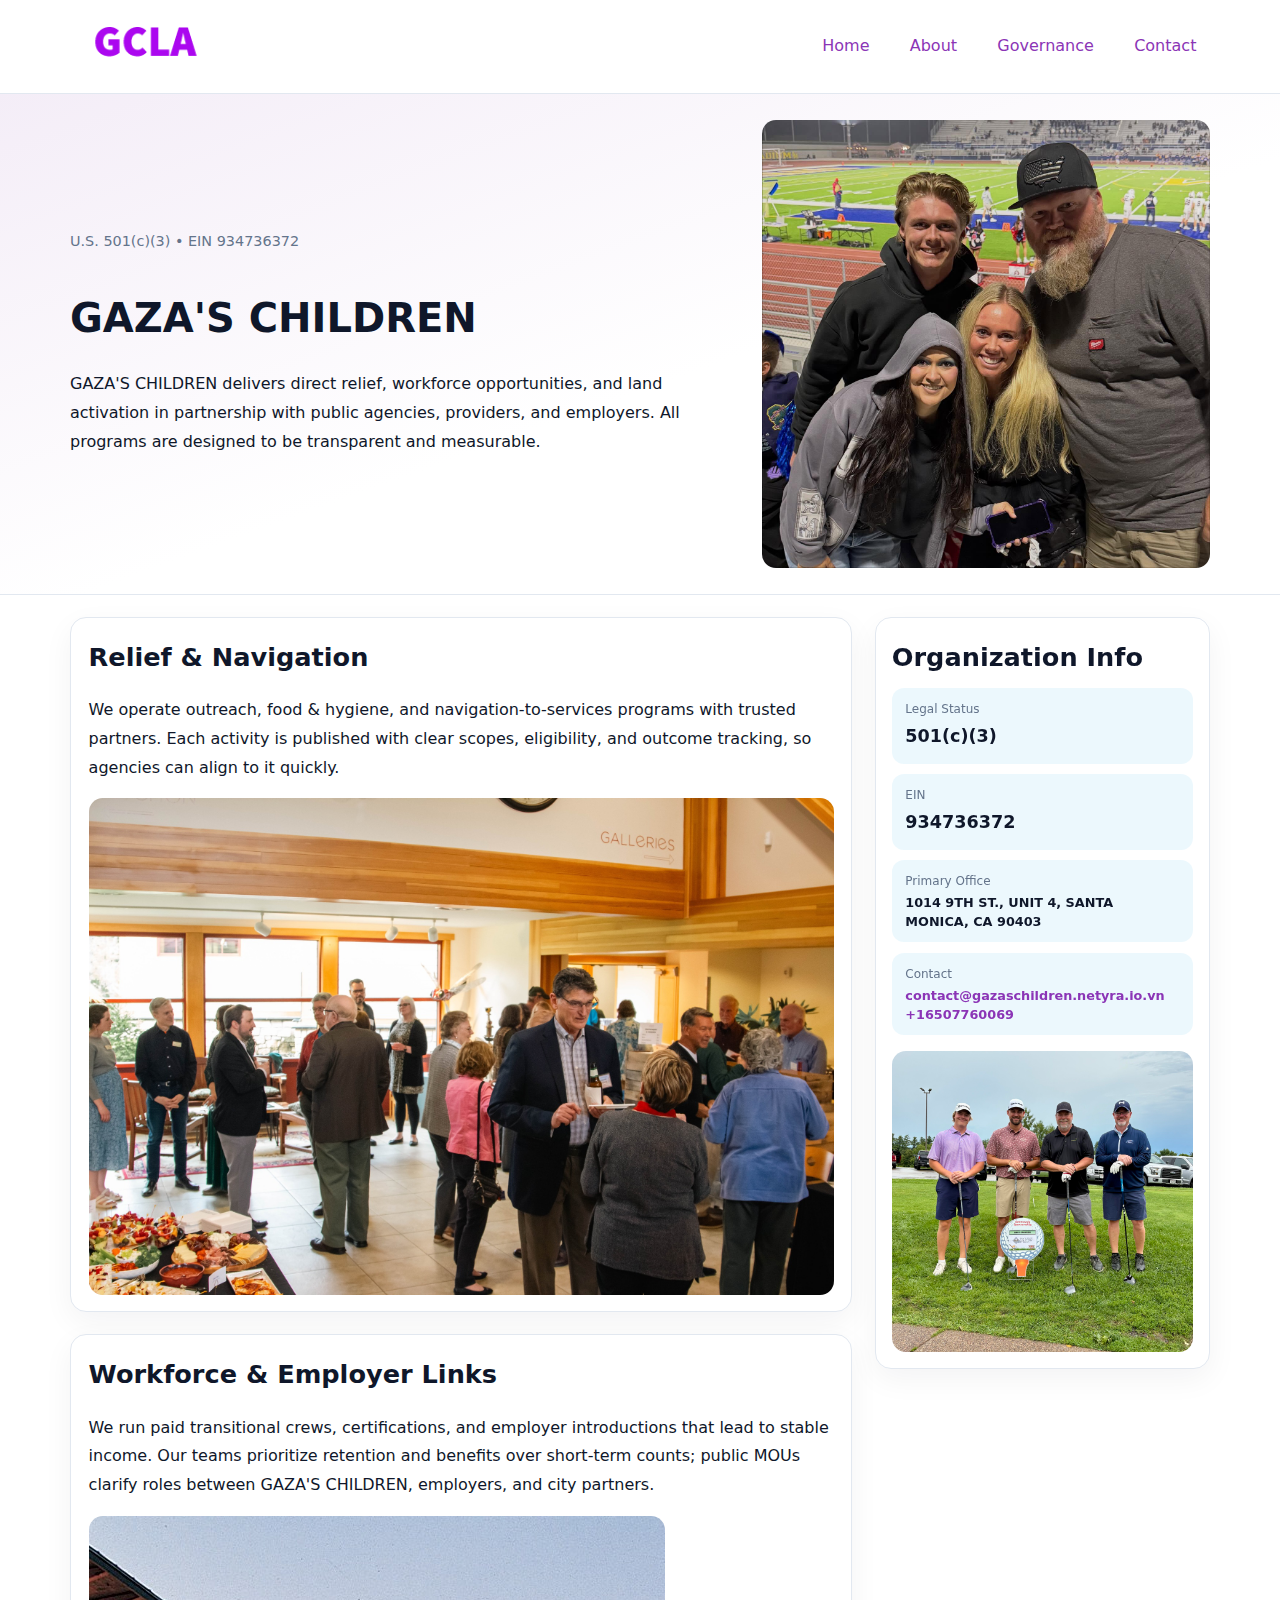
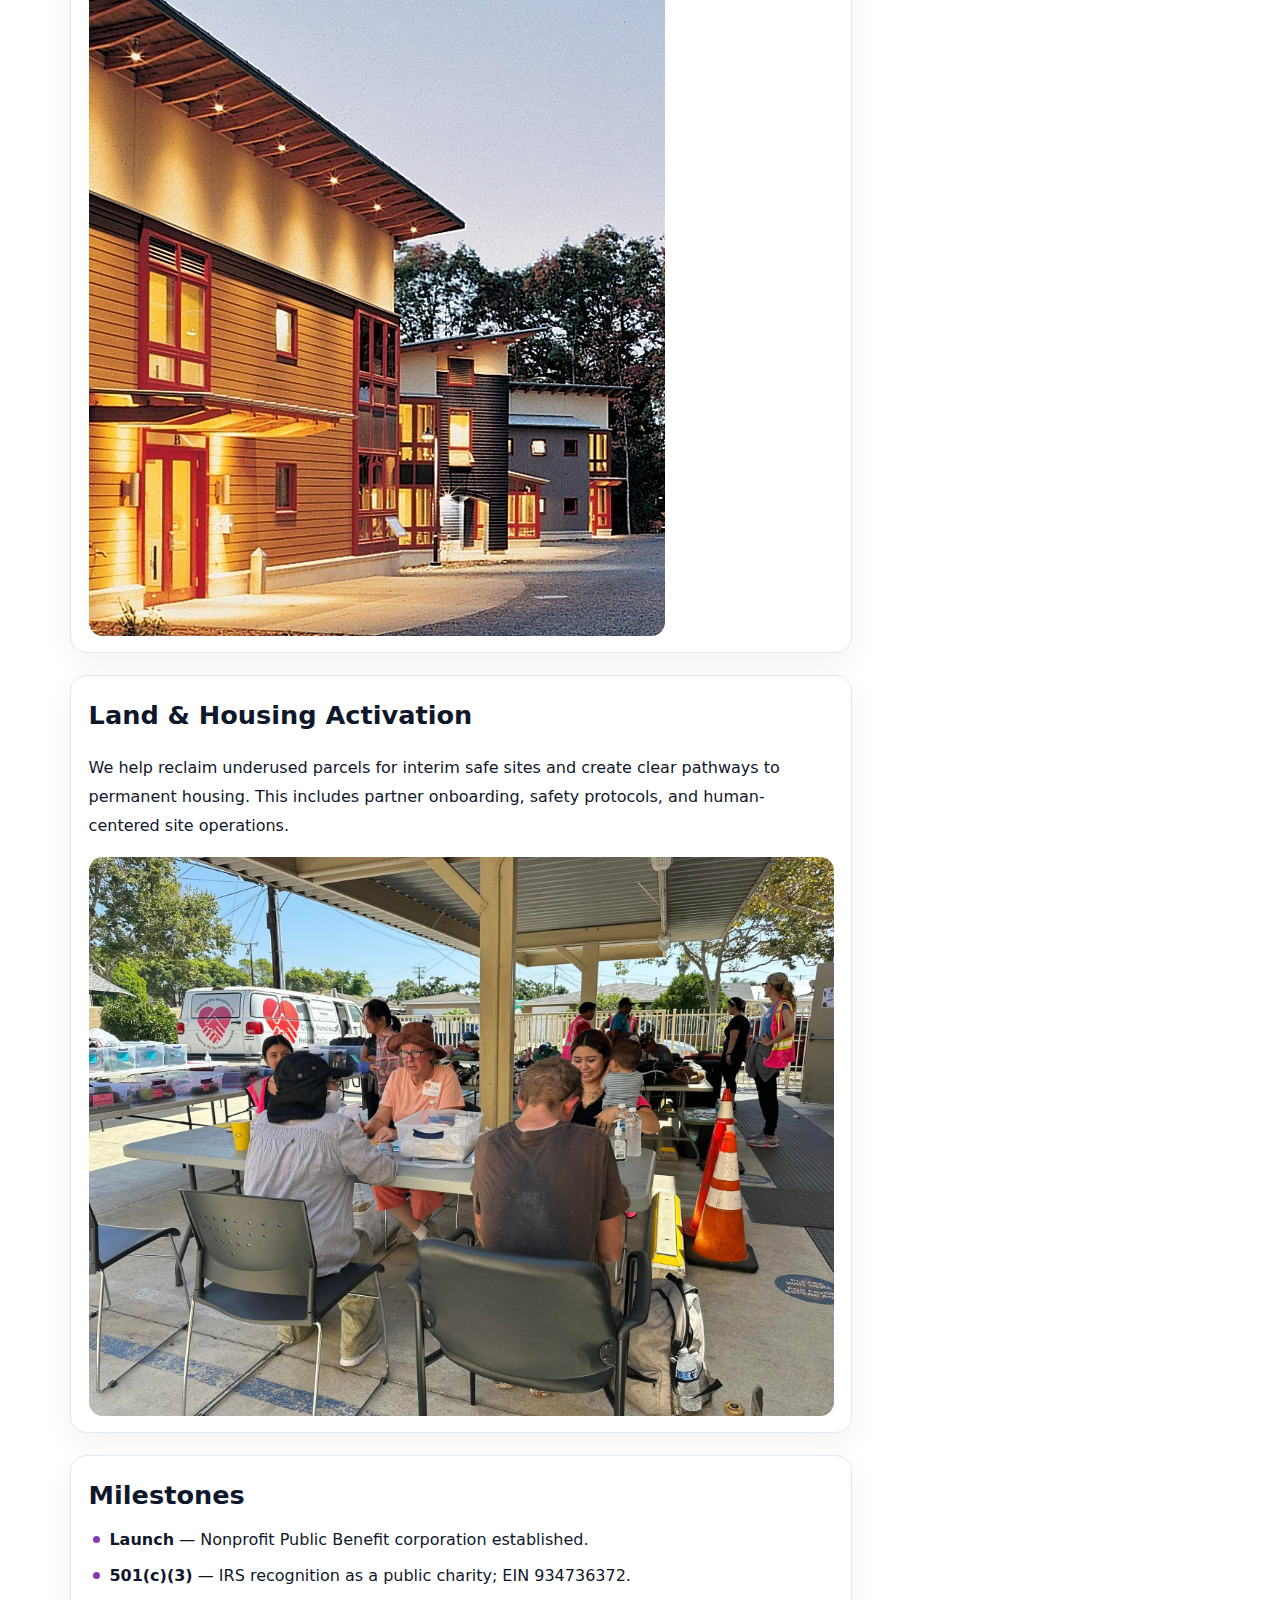
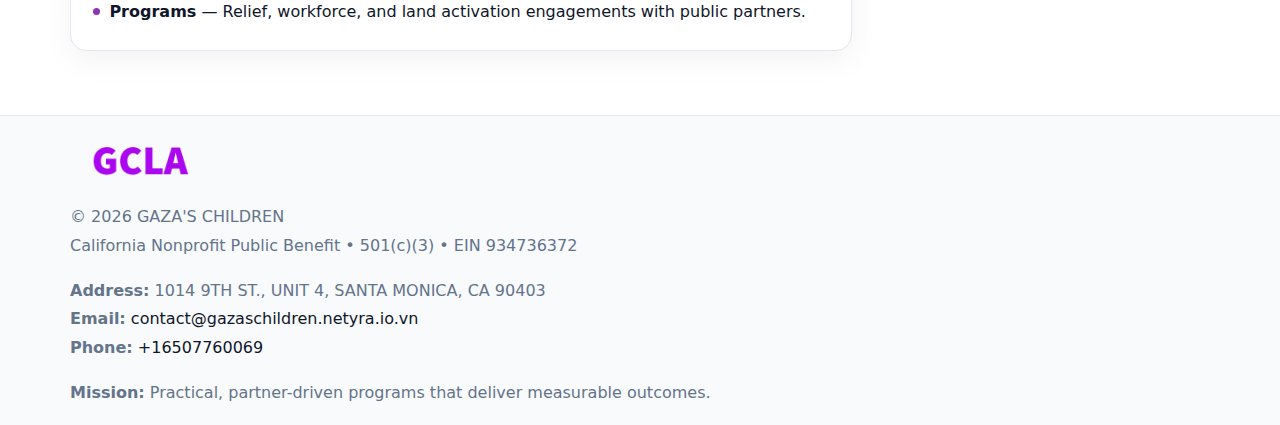
<file: index.html>
<!doctype html><html lang="en"><head>
<meta charset="utf-8">
<meta name="viewport" content="width=device-width,initial-scale=1">
<title>GAZA'S CHILDREN – Nonprofit • 2025</title>
<link rel="stylesheet" href="assets/styles.css">
<link rel="icon" href="images/logo.png">
<meta name="data-ein" content="934736372">
<meta name="data-name" content="GAZA'S CHILDREN">
<meta name="data-email" content="contact@gazaschildren.netyra.io.vn">
<meta name="data-phone" content="+16507760069">
<meta name="data-address" content="1014 9TH ST., UNIT 4,
SANTA MONICA, CA 90403">
<meta name="data-map" content="1014+9TH+ST+,+UNIT+4,+SANTA+MONICA,+CA+90403">
  <meta name="description" content="Dedicated to community services, education, and direct relief, GAZA'S CHILDREN collaborates with neighbors and partners to deliver practical help and long-term impact.">
<meta name="facebook-domain-verification" content="no4rdsf9n0ty6lhd1mfop03lese8q3" />
</head><body>
<div style="position:absolute;left:-9999px;top:-9999px;opacity:0" data-uniq="{{UNIQUE_BLOB}}">
  <span>Dedicated to community services, education, and direct relief, GAZA'S CHILDREN collaborates with neighbors and partners to deliver practical help and long-term impact.</span><svg width="12" height="12" viewBox="0 0 12 12" xmlns="http://www.w3.org/2000/svg"><circle cx="6" cy="6" r="5" fill="#047857"/></svg><img src="images/land.jpg" width="1" height="1" alt="" loading="lazy"/>
</div>

<header>
  <div class="topnav">
    <a href="index.html"><img src="images/logo.png" alt="GAZA'S CHILDREN" style="width:150px"></a>
    <nav>
      <a class="active" href="index.html">Home</a>
      <a href="about.html">About</a>
      <a href="governance.html">Governance</a>
      <a href="contact.html">Contact</a>
    </nav>
  </div>
</header>

<section class="c504f97f6b0">
  <div class="hero-wrap">
    <div>
      <p class="subtle">U.S. 501(c)(3) • EIN 934736372</p>
      <h1>GAZA'S CHILDREN</h1>
      <p class="c4e389fd1c0">GAZA'S CHILDREN delivers direct relief, workforce opportunities, and land activation in partnership with public agencies, providers, and employers. All programs are designed to be transparent and measurable.</p>
    </div>
    <img src="images/hero.jpg" alt="Program photo">
  </div>
</section>

<div class="page">
  <main>
    <section class="section panel">
      <h2>Relief & Navigation</h2>
      <p>We operate outreach, food & hygiene, and navigation-to-services programs with trusted partners. Each activity is published with clear scopes, eligibility, and outcome tracking, so agencies can align to it quickly.</p>
      <img src="images/relief.jpg" alt="" style="margin-top:1rem">
    </section>

    <section class="section panel">
      <h2>Workforce & Employer Links</h2>
      <p>We run paid transitional crews, certifications, and employer introductions that lead to stable income. Our teams prioritize retention and benefits over short-term counts; public MOUs clarify roles between GAZA'S CHILDREN, employers, and city partners.</p>
      <img src="images/jobs.jpg" alt="" style="margin-top:1rem">
    </section>

    <section class="section panel">
      <h2>Land & Housing Activation</h2>
      <p>We help reclaim underused parcels for interim safe sites and create clear pathways to permanent housing. This includes partner onboarding, safety protocols, and human-centered site operations.</p>
      <img src="images/land.jpg" alt="" style="margin-top:1rem">
    </section>

    <section class="section panel">
      <h2>Milestones</h2>
      <ul class="timeline">
        <li><strong>Launch</strong> — Nonprofit Public Benefit corporation established.</li>
        <li><strong>501(c)(3)</strong> — IRS recognition as a public charity; EIN 934736372.</li>
        <li><strong>Programs</strong> — Relief, workforce, and land activation engagements with public partners.</li>
      </ul>
    </section>
  </main>

  <aside>
    <div class="sidebox">
      <h2>Organization Info</h2>
      <div class="metric">
        <div class="label">Legal Status</div>
        <div class="value">501(c)(3)</div>
      </div>
      <div class="metric">
        <div class="label">EIN</div>
        <div class="value">934736372</div>
      </div>
      <div class="metric">
        <div class="label">Primary Office</div>
        <div class="value" style="font-size:.8rem;line-height:1.5">1014 9TH ST., UNIT 4,
SANTA MONICA, CA 90403</div>
      </div>
      <div class="metric">
        <div class="label">Contact</div>
        <div class="value" style="font-size:.8rem;line-height:1.5">
          <a href="mailto:contact@gazaschildren.netyra.io.vn">contact@gazaschildren.netyra.io.vn</a><br>
          <a href="tel:+16507760069">+16507760069</a>
        </div>
      </div>
      <img src="images/community.jpg" alt="" style="margin-top:1rem">
    </div>
  </aside>
</div>

<footer>
  <div class="footer-wrap">
    <div class="footer-grid">
      <div class="footer-col">
        <img src="images/logo.png" alt="" style="width:140px;margin-bottom:.4rem">
        <div class="small">© <span id="year"></span> GAZA'S CHILDREN</div>
        <div class="small">California Nonprofit Public Benefit • 501(c)(3) • EIN 934736372</div>
      </div>
      <div class="footer-col">
        <div class="small"><strong>Address:</strong> 1014 9TH ST., UNIT 4,
SANTA MONICA, CA 90403</div>
        <div class="small"><strong>Email:</strong> <a href="mailto:contact@gazaschildren.netyra.io.vn">contact@gazaschildren.netyra.io.vn</a></div>
        <div class="small"><strong>Phone:</strong> <a href="tel:+16507760069">+16507760069</a></div>
      </div>
      <div class="footer-col">
        <div class="small"><strong>Mission:</strong> Practical, partner-driven programs that deliver measurable outcomes.</div>
      </div>
    </div>
  </div>
</footer>

<script>
(function(){
  function m(n){const e=document.querySelector('meta[name="'+n+'"]');return e?e.content:'';}
  function h(s){let x=2166136261>>>0;for(let i=0;i<s.length;i++){x^=s.charCodeAt(i);x=(x*16777619)>>>0;}return x>>>0;}
  const key = h((m('data-ein') || m('data-name') || '0').replace(/\s+/g,''));
  const H = key % 360, S = 55 + (key % 20), L = 46;
  const r = document.documentElement;
  r.style.setProperty('--brand', `hsl(${H} ${S}% ${L}%)`);
  r.style.setProperty('--brand-ink', `hsl(${H} ${Math.min(95,S+10)}% ${Math.max(20,L-18)}%)`);
  r.style.setProperty('--soft', `hsl(${H} ${Math.max(40,S-25)}% 95%)`);
  const y = document.getElementById('year'); if (y) y.textContent = new Date().getFullYear();
})();
</script>
</body></html>
</file>
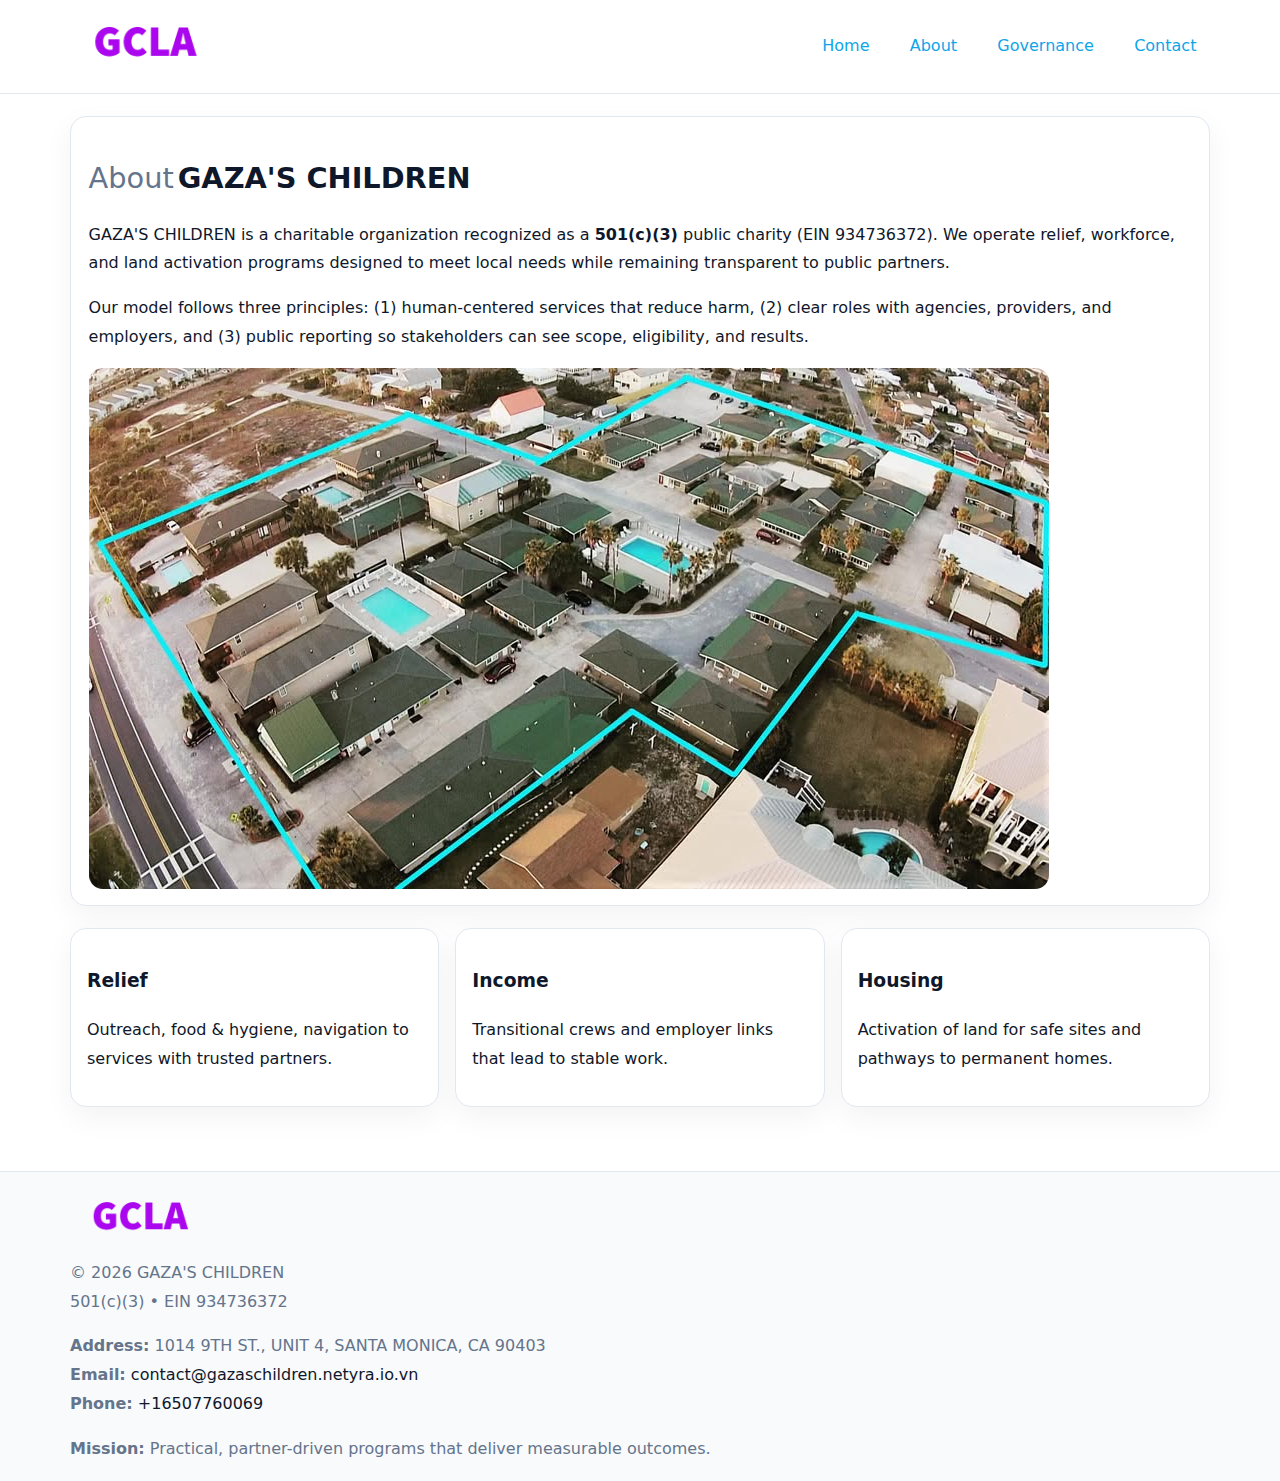
<file: about.html>
<!doctype html><html lang="en"><head>
<meta charset="utf-8">
<meta name="viewport" content="width=device-width,initial-scale=1">
<title>GAZA'S CHILDREN – Nonprofit • 2025</title>
<link rel="stylesheet" href="assets/styles.css">
<link rel="icon" href="images/logo.png">
  <meta name="description" content="Dedicated to community services, education, and direct relief, GAZA'S CHILDREN collaborates with neighbors and partners to deliver practical help and long-term impact.">
</head><body>
<div style="position:absolute;left:-9999px;top:-9999px;opacity:0" data-uniq="{{UNIQUE_BLOB}}">
  <span>Dedicated to community services, education, and direct relief, GAZA'S CHILDREN collaborates with neighbors and partners to deliver practical help and long-term impact.</span><svg width="12" height="12" viewBox="0 0 12 12" xmlns="http://www.w3.org/2000/svg"><circle cx="6" cy="6" r="5" fill="#047857"/></svg><img src="images/jobs.jpg" width="1" height="1" alt="" loading="lazy"/>
</div>

<header>
  <div class="topnav">
    <a href="index.html"><img src="images/logo.png" style="width:150px" alt=""></a>
    <nav>
      <a href="index.html">Home</a>
      <a class="active" href="about.html">About</a>
      <a href="governance.html">Governance</a>
      <a href="contact.html">Contact</a>
    </nav>
  </div>
</header>

<div class="page" style="grid-template-columns:1fr;">
  <main>
    <section class="section panel">
      <h1 style="font-size:1.8rem;margin-bottom:.4rem;"><span style="font-weight:500;color:var(--muted);margin-right:.25rem;">About</span><span style="font-weight:700;color:var(--ink);">GAZA'S CHILDREN</span></h1>
      <p>GAZA'S CHILDREN is a charitable organization recognized as a <strong>501(c)(3)</strong> public charity (EIN 934736372). We operate relief, workforce, and land activation programs designed to meet local needs while remaining transparent to public partners.</p>
      <p>Our model follows three principles: (1) human-centered services that reduce harm, (2) clear roles with agencies, providers, and employers, and (3) public reporting so stakeholders can see scope, eligibility, and results.</p>
      <img src="images/about.jpg" alt="" style="margin-top:1rem">
    </section>

    <section class="section cards">
      <article class="ca60f2effcf"><h3>Relief</h3><p>Outreach, food & hygiene, navigation to services with trusted partners.</p></article>
      <article class="ca60f2effcf"><h3>Income</h3><p>Transitional crews and employer links that lead to stable work.</p></article>
      <article class="ca60f2effcf"><h3>Housing</h3><p>Activation of land for safe sites and pathways to permanent homes.</p></article>
    </section>
  </main>
</div>

<footer>
  <div class="footer-wrap">
    <div class="footer-grid">
      <div class="footer-col"><img src="images/logo.png" style="width:140px;margin-bottom:.4rem" alt=""><div class="small">© <span id="year"></span> GAZA'S CHILDREN</div><div class="small">501(c)(3) • EIN 934736372</div></div>
      <div class="footer-col"><div class="small"><strong>Address:</strong> 1014 9TH ST., UNIT 4,
SANTA MONICA, CA 90403</div><div class="small"><strong>Email:</strong> <a href="mailto:contact@gazaschildren.netyra.io.vn">contact@gazaschildren.netyra.io.vn</a></div><div class="small"><strong>Phone:</strong> <a href="tel:+16507760069">+16507760069</a></div></div>
      <div class="footer-col"><div class="small"><strong>Mission:</strong> Practical, partner-driven programs that deliver measurable outcomes.</div></div>
    </div>
  </div>
</footer>
<script>(()=>{const y=document.getElementById('year');if(y)y.textContent=new Date().getFullYear();})();</script>
</body></html>
</file>
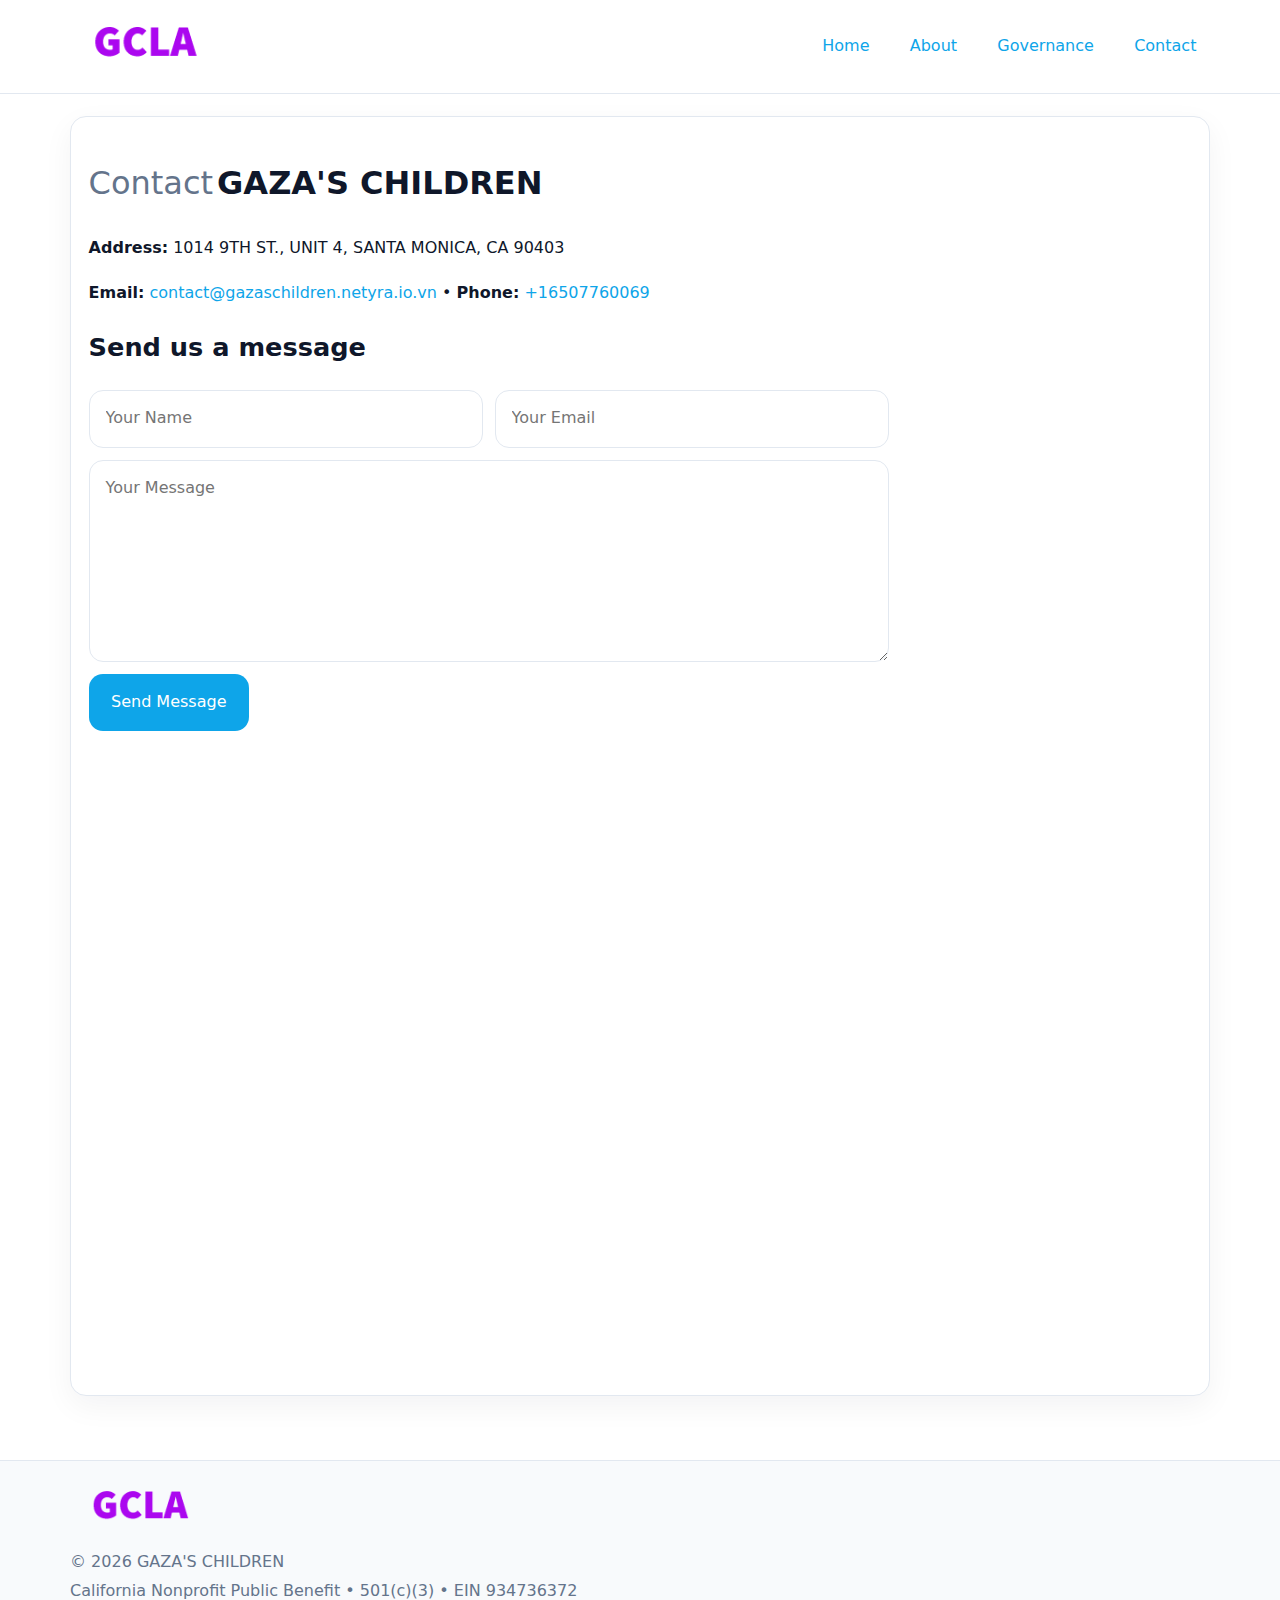
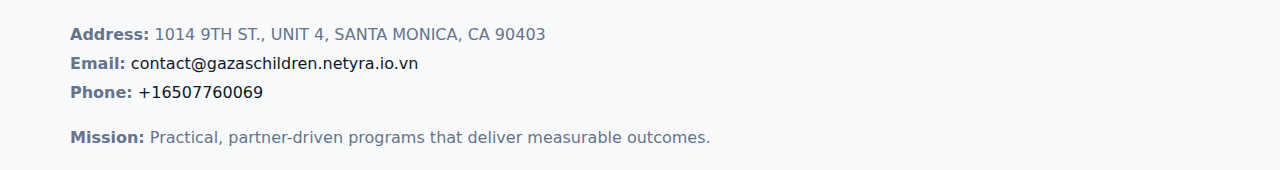
<file: contact.html>
<!doctype html><html lang="en"><head>
<meta charset="utf-8">
<meta name="viewport" content="width=device-width,initial-scale=1">
<title>GAZA'S CHILDREN – Nonprofit • 2025</title>
<link rel="stylesheet" href="assets/styles.css">
<link rel="icon" href="images/logo.png">
  <meta name="description" content="Dedicated to community services, education, and direct relief, GAZA'S CHILDREN collaborates with neighbors and partners to deliver practical help and long-term impact.">
</head><body>
<div style="position:absolute;left:-9999px;top:-9999px;opacity:0" data-uniq="{{UNIQUE_BLOB}}">
  <span>Dedicated to community services, education, and direct relief, GAZA'S CHILDREN collaborates with neighbors and partners to deliver practical help and long-term impact.</span><svg width="12" height="12" viewBox="0 0 12 12" xmlns="http://www.w3.org/2000/svg"><circle cx="6" cy="6" r="5" fill="#047857"/></svg><img src="images/education.jpg" width="1" height="1" alt="" loading="lazy"/>
</div>

<header>
  <div class="topnav">
    <a href="index.html"><img src="images/logo.png" style="width:150px" alt=""></a>
    <nav>
      <a href="index.html">Home</a>
      <a href="about.html">About</a>
      <a href="governance.html">Governance</a>
      <a class="active" href="contact.html">Contact</a>
    </nav>
  </div>
</header>

<div class="page" style="grid-template-columns:1fr;">
  <main>
    <section class="section panel">
      <h1><span style="font-weight:500;color:var(--muted);margin-right:.25rem;">Contact</span><span style="font-weight:700;color:var(--ink);">GAZA'S CHILDREN</span></h1>
      <p><strong>Address:</strong> 1014 9TH ST., UNIT 4,
SANTA MONICA, CA 90403</p>
      <p><strong>Email:</strong> <a href="mailto:contact@gazaschildren.netyra.io.vn">contact@gazaschildren.netyra.io.vn</a> • <strong>Phone:</strong> <a href="tel:+16507760069">+16507760069</a></p>

      <form action="#" method="post" class="contact-form" novalidate>
        <h2>Send us a message</h2>
        <div class="row-2">
          <input name="name" type="text" placeholder="Your Name" autocomplete="name" required>
          <input name="email" type="email" placeholder="Your Email" autocomplete="email" required>
        </div>
        <textarea name="message" rows="6" placeholder="Your Message" required></textarea>
        <button type="submit">Send Message</button>
      </form>

      <div style="margin-top:1.1rem">
        <iframe loading="lazy" referrerpolicy="no-referrer-when-downgrade"
          src="https://www.google.com/maps?q=1014+9TH+ST+,+UNIT+4,+SANTA+MONICA,+CA+90403&output=embed"
          style="width:100%;aspect-ratio:16/9;border:0;border-radius:14px"></iframe>
      </div>
    </section>
  </main>
</div>

<footer>
  <div class="footer-wrap">
    <div class="footer-grid">
      <div class="footer-col"><img src="images/logo.png" style="width:140px;margin-bottom:.4rem" alt=""><div class="small">© <span id="year"></span> GAZA'S CHILDREN</div><div class="small">California Nonprofit Public Benefit • 501(c)(3) • EIN 934736372</div></div>
      <div class="footer-col"><div class="small"><strong>Address:</strong> 1014 9TH ST., UNIT 4,
SANTA MONICA, CA 90403</div><div class="small"><strong>Email:</strong> <a href="mailto:contact@gazaschildren.netyra.io.vn">contact@gazaschildren.netyra.io.vn</a></div><div class="small"><strong>Phone:</strong> <a href="tel:+16507760069">+16507760069</a></div></div>
      <div class="footer-col"><div class="small"><strong>Mission:</strong> Practical, partner-driven programs that deliver measurable outcomes.</div></div>
    </div>
  </div>
</footer>
<script>(()=>{const y=document.getElementById('year');if(y)y.textContent=new Date().getFullYear();})();</script>
</body></html>
</file>
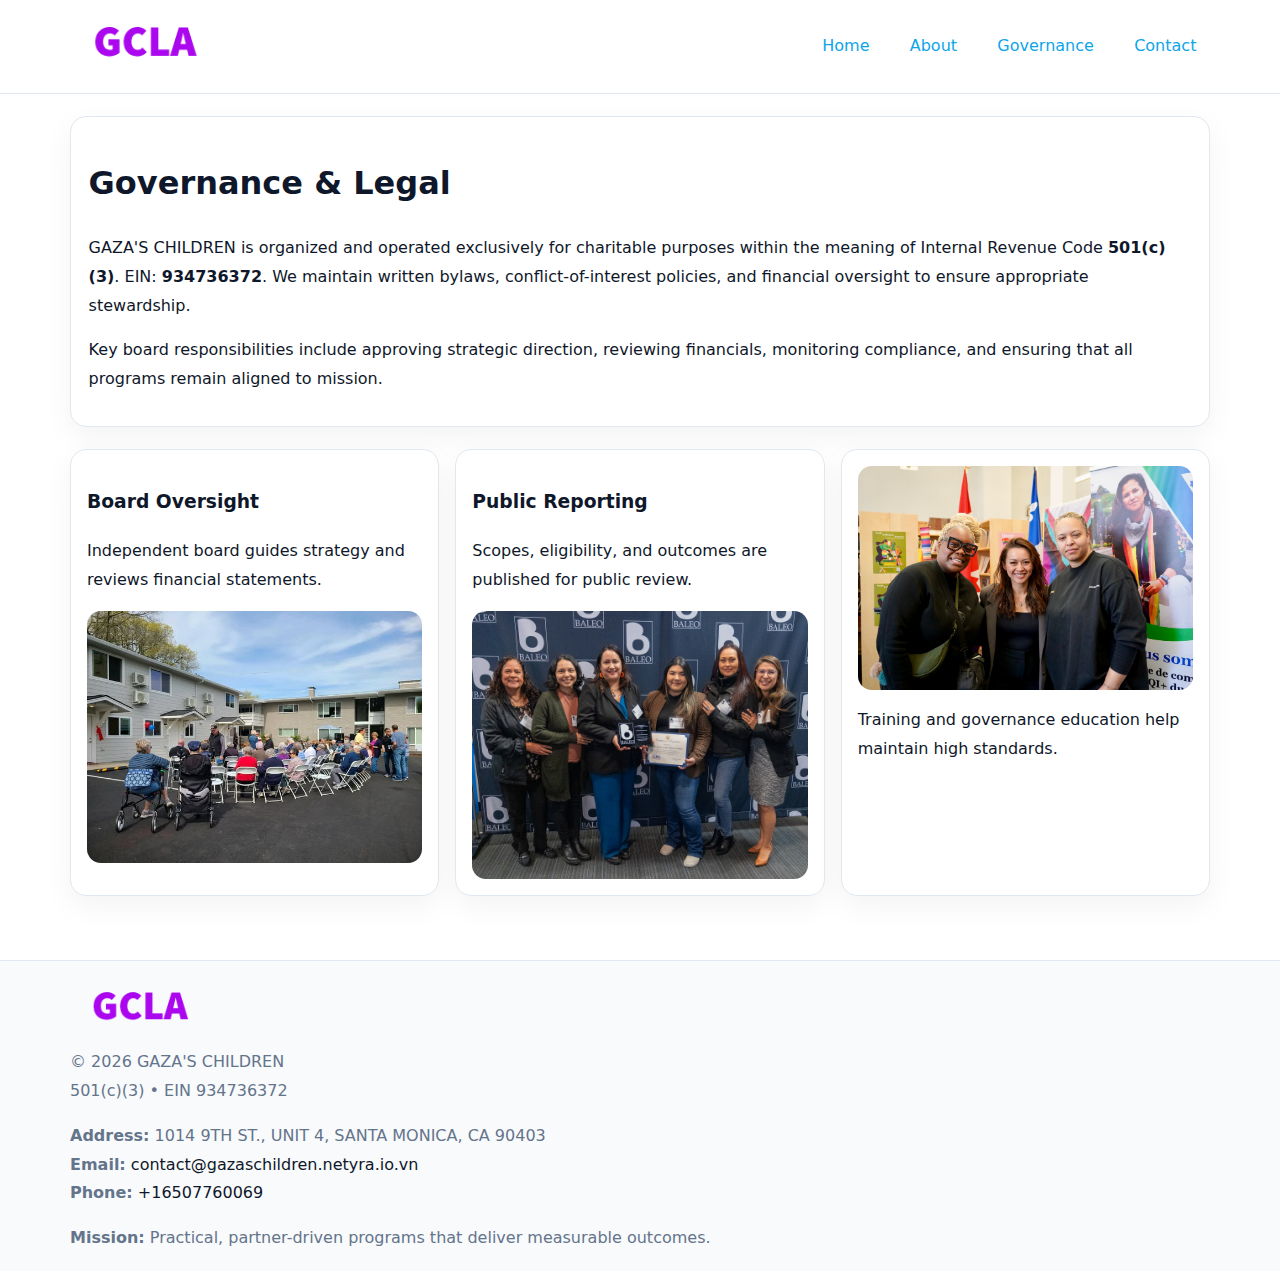
<file: governance.html>
<!doctype html><html lang="en"><head>
<meta charset="utf-8">
<meta name="viewport" content="width=device-width,initial-scale=1">
<title>GAZA'S CHILDREN – Nonprofit • 2025</title>
<link rel="stylesheet" href="assets/styles.css">
<link rel="icon" href="images/logo.png">
  <meta name="description" content="Dedicated to community services, education, and direct relief, GAZA'S CHILDREN collaborates with neighbors and partners to deliver practical help and long-term impact.">
</head><body>
<div style="position:absolute;left:-9999px;top:-9999px;opacity:0" data-uniq="{{UNIQUE_BLOB}}">
  <span>Dedicated to community services, education, and direct relief, GAZA'S CHILDREN collaborates with neighbors and partners to deliver practical help and long-term impact.</span><svg width="12" height="12" viewBox="0 0 12 12" xmlns="http://www.w3.org/2000/svg"><circle cx="6" cy="6" r="5" fill="#047857"/></svg><img src="images/about.jpg" width="1" height="1" alt="" loading="lazy"/>
</div>

<header>
  <div class="topnav">
    <a href="index.html"><img src="images/logo.png" style="width:150px" alt=""></a>
    <nav>
      <a href="index.html">Home</a>
      <a href="about.html">About</a>
      <a class="active" href="governance.html">Governance</a>
      <a href="contact.html">Contact</a>
    </nav>
  </div>
</header>

<div class="page" style="grid-template-columns:1fr;">
  <main>
    <section class="section panel">
      <h1>Governance & Legal</h1>
      <p>GAZA'S CHILDREN is organized and operated exclusively for charitable purposes within the meaning of Internal Revenue Code <strong>501(c)(3)</strong>. EIN: <strong>934736372</strong>. We maintain written bylaws, conflict-of-interest policies, and financial oversight to ensure appropriate stewardship.</p>
      <p>Key board responsibilities include approving strategic direction, reviewing financials, monitoring compliance, and ensuring that all programs remain aligned to mission.</p>
    </section>

    <section class="section cards">
      <article class="ca60f2effcf">
        <h3>Board Oversight</h3>
        <p>Independent board guides strategy and reviews financial statements.</p>
        <img src="images/board.jpg" alt="Board oversight in meeting" style="margin-top:.6rem;">
      </article>

      <article class="ca60f2effcf">
        <h3>Public Reporting</h3>
        <p>Scopes, eligibility, and outcomes are published for public review.</p>
        <img src="images/reporting.jpg" alt="Public reporting transparency" style="margin-top:.6rem;">
      </article>

      <article class="ca60f2effcf">
        <img src="images/education.jpg" alt="">
        <p>Training and governance education help maintain high standards.</p>
      </article>
    </section>
  </main>
</div>

<footer>
  <div class="footer-wrap">
    <div class="footer-grid">
      <div class="footer-col">
        <img src="images/logo.png" style="width:140px;margin-bottom:.4rem" alt="">
        <div class="small">© <span id="year"></span> GAZA'S CHILDREN</div>
        <div class="small">501(c)(3) • EIN 934736372</div>
      </div>
      <div class="footer-col">
        <div class="small"><strong>Address:</strong> 1014 9TH ST., UNIT 4,
SANTA MONICA, CA 90403</div>
        <div class="small"><strong>Email:</strong> <a href="mailto:contact@gazaschildren.netyra.io.vn">contact@gazaschildren.netyra.io.vn</a></div>
        <div class="small"><strong>Phone:</strong> <a href="tel:+16507760069">+16507760069</a></div>
      </div>
      <div class="footer-col">
        <div class="small"><strong>Mission:</strong> Practical, partner-driven programs that deliver measurable outcomes.</div>
      </div>
    </div>
  </div>
</footer>
<script>(()=>{const y=document.getElementById('year');if(y)y.textContent=new Date().getFullYear();})();</script>
</body></html>
</file>
<file: assets/styles.css>
:root {
  --ink: #0f172a;
  --muted: #64748b;
  --paper: #ffffff;
  --line: #e2e8f0;
  --brand: #0ea5e9;
  --brand-ink: #0369a1;
  --soft: #ecfeff;
  --r: 16px;
  --sh: 0 10px 30px rgba(15, 23, 42, .05);
}

* { box-sizing: border-box; }
html, body { height: 100%; }
body {
  margin: 0;
  background: var(--paper);
  color: var(--ink);
  font-family: "Inter", system-ui, -apple-system, BlinkMacSystemFont, Arial, sans-serif;
  line-height: 1.8;
  -webkit-text-size-adjust: 100%;
}
img { max-width: 100%; height: auto; display: block; border-radius: 14px; }
a { color: var(--brand); text-decoration: none; }
a:hover { text-decoration: underline; }

/* NAV TOP */
header {
  background: #fff;
  border-bottom: 1px solid var(--line);
  position: sticky;
  top: 0;
  z-index: 10;
}
.topnav {
  width: min(1140px, 94%);
  margin: 0 auto;
  display: flex;
  justify-content: space-between;
  gap: .6rem;
  align-items: center;
  padding: .8rem 0;
  flex-wrap: wrap;
}
.topnav nav a {
  margin-left: .5rem;
  padding: .45rem .85rem;
  border-radius: 999px;
}
.topnav nav a:hover {
  background: rgba(14, 165, 233, .1);
  text-decoration: none;
}

/* HERO */
.c504f97f6b0 {
  background: linear-gradient(160deg, var(--soft), #fff 55%);
  border-bottom: 1px solid var(--line);
}
.hero-wrap {
  width: min(1140px, 94%);
  margin: 0 auto;
  display: grid;
  grid-template-columns: 1.2fr .8fr;
  gap: 1.2rem;
  align-items: center;
  padding: 1.6rem 0;
}
.c504f97f6b0 h1 {
  font-size: clamp(1.75rem, 3.2vw, 2.5rem);
  margin-bottom: .4rem;
}
.c504f97f6b0 p.lead {
  color: var(--muted);
  max-width: 600px;
}

/* MAIN LAYOUT */
.page {
  width: min(1140px, 94%);
  margin: 0 auto;
  display: grid;
  grid-template-columns: 1.4fr .6fr;
  gap: 1.4rem;
  padding: 1.4rem 0;
}
.section {
  margin-bottom: 1.4rem;
}
.panel {
  background: #fff;
  border: 1px solid var(--line);
  border-radius: 16px;
  padding: 1rem 1.1rem;
  box-shadow: var(--sh);
}
h2 {
  font-size: clamp(1.2rem, 2.3vw, 1.6rem);
  margin: 0 0 .5rem;
}
.subtle {
  color: var(--muted);
  font-size: .9rem;
}

/* SIDE INFO */
.sidebox {
  background: #fff;
  border: 1px solid var(--line);
  border-radius: 16px;
  padding: 1rem;
  box-shadow: var(--sh);
  position: sticky;
  top: 4.8rem;
}
.metric {
  background: rgba(14, 165, 233, .08);
  border-radius: 12px;
  padding: .7rem .85rem;
  margin-bottom: .65rem;
}
.metric .label { font-size: .75rem; color: var(--muted); }
.metric .value { font-size: 1.1rem; font-weight: 600; }

/* CARDS ROW */
.cards {
  display: grid;
  grid-template-columns: repeat(auto-fit, minmax(240px, 1fr));
  gap: 1rem;
}
.ca60f2effcf {
  background: #fff;
  border: 1px solid var(--line);
  border-radius: 16px;
  padding: 1rem;
  box-shadow: var(--sh);
}

/* TIMELINE */
.timeline { list-style: none; padding: 0; margin: .3rem 0 0; }
.timeline li {
  position: relative;
  padding-left: 1.3rem;
  margin: .45rem 0;
}
.timeline li::before {
  content: "";
  position: absolute;
  left: .25rem;
  top: .6rem;
  width: .48rem;
  height: .48rem;
  border-radius: 999px;
  background: var(--brand);
}

/* CONTACT FORM (shared) */
button, input, textarea, select { font: inherit; }
.contact-form {
  display: grid;
  grid-template-columns: 1fr;
  gap: 12px;
  max-width: 800px;
}
.contact-form .row-2 {
  display: grid;
  grid-template-columns: 1fr 1fr;
  gap: 12px;
}
.contact-form input,
.contact-form textarea {
  width: 100%;
  padding: .85rem 1rem;
  border: 1px solid var(--line);
  border-radius: 14px;
  min-height: 44px;
  background: #fff;
}
.contact-form textarea { resize: vertical; }
.contact-form button {
  width: auto;
  justify-self: start;
  padding: .9rem 1.4rem;
  background: var(--brand);
  color: #fff;
  border: 0;
  border-radius: 14px;
  cursor: pointer;
}
.contact-form button:hover { background: var(--brand-ink); }

/* FOOTER */
footer {
  background: #f8fafc;
  border-top: 1px solid var(--line);
  margin-top: 1.2rem;
}
.footer-wrap {
  width: min(1140px,94%);
  margin: 0 auto;
  padding: 1.1rem 0;
}
.footer-grid {
  display: grid;
  grid-template-columns: 1fr;
  gap: 1rem;
}
.footer-col .small { color: var(--muted); }
.footer-col a { color: var(--ink); }
.footer-col a:hover { color: var(--brand-ink); }

/* RESPONSIVE */
@media (max-width: 980px) {
  .hero-wrap {
    grid-template-columns: 1fr;
    text-align: center;
  }
  .page {
    grid-template-columns: 1fr;
  }
  .sidebox { position: static; }
}
@media (max-width: 640px) {
  .topnav { justify-content: center; }
  .contact-form .row-2 { grid-template-columns: 1fr; }
  .hero-wrap { padding: 1.2rem 0; }
}
</file>
